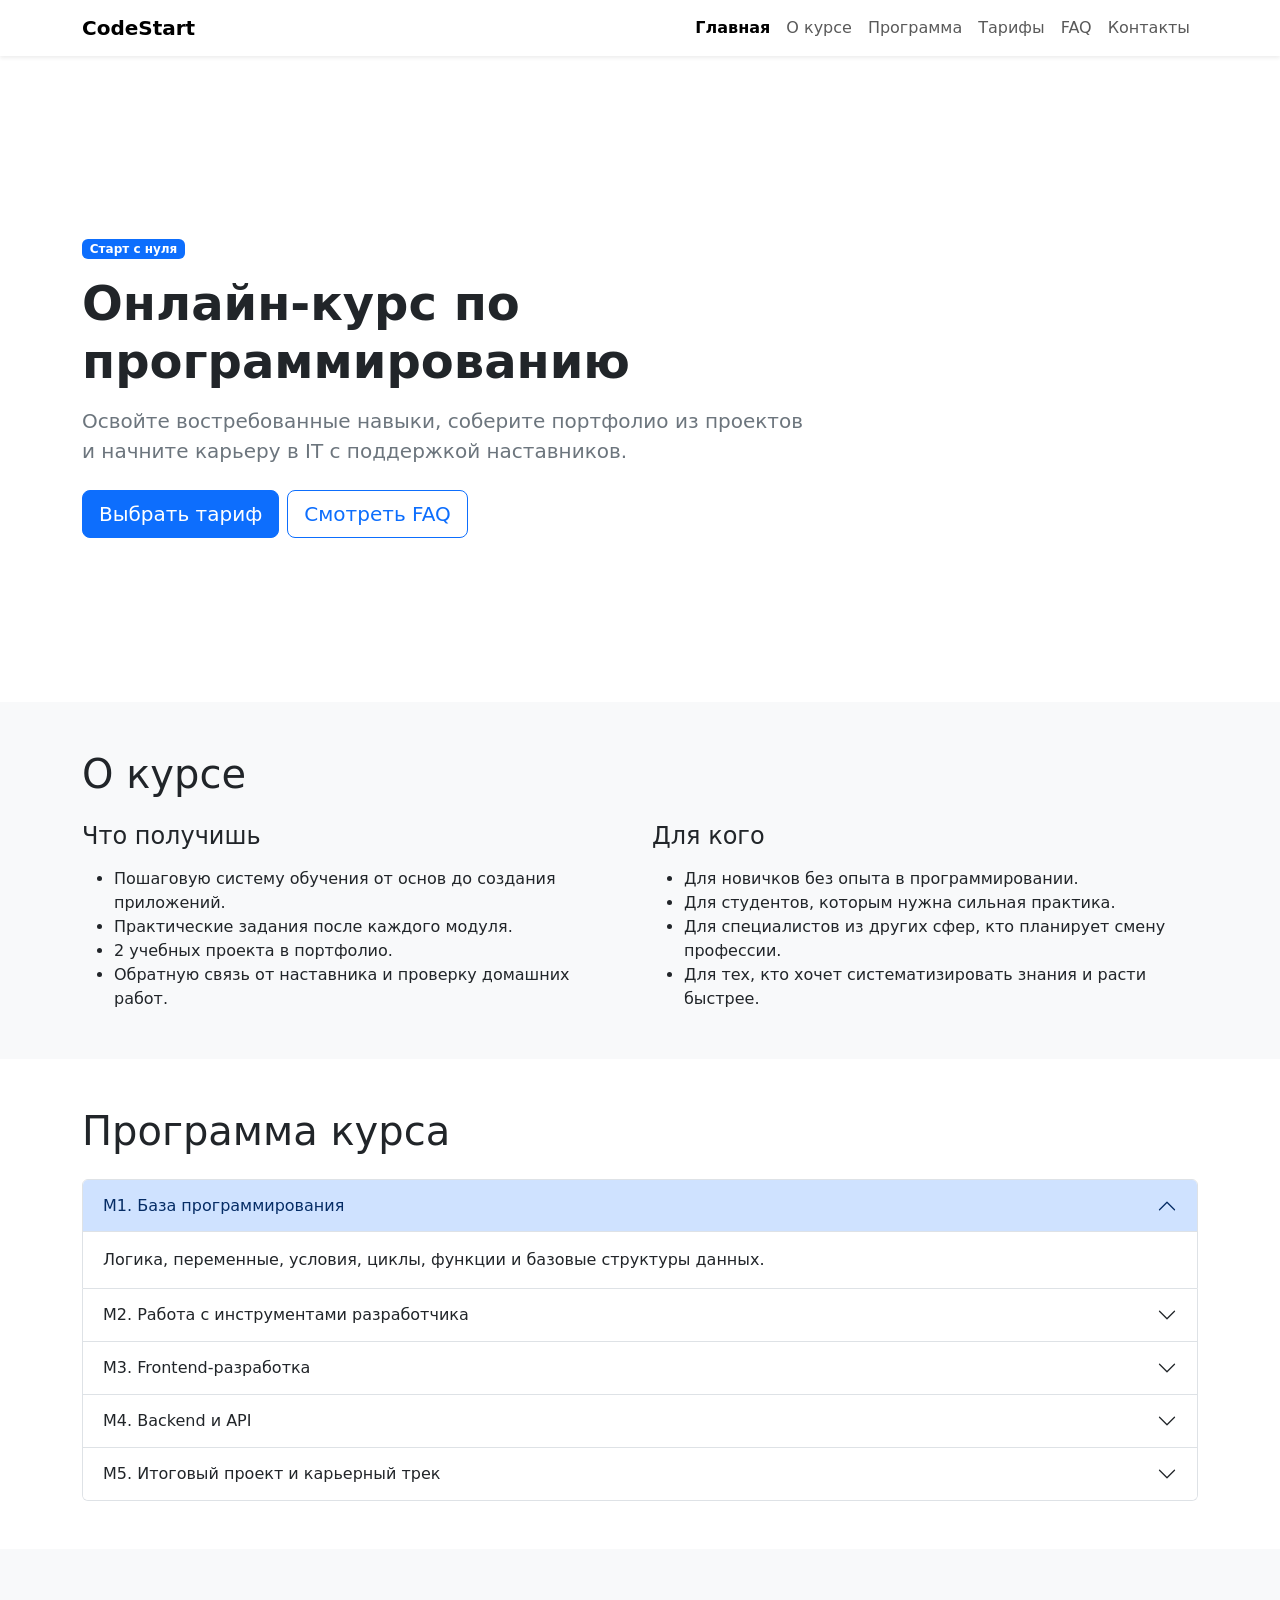
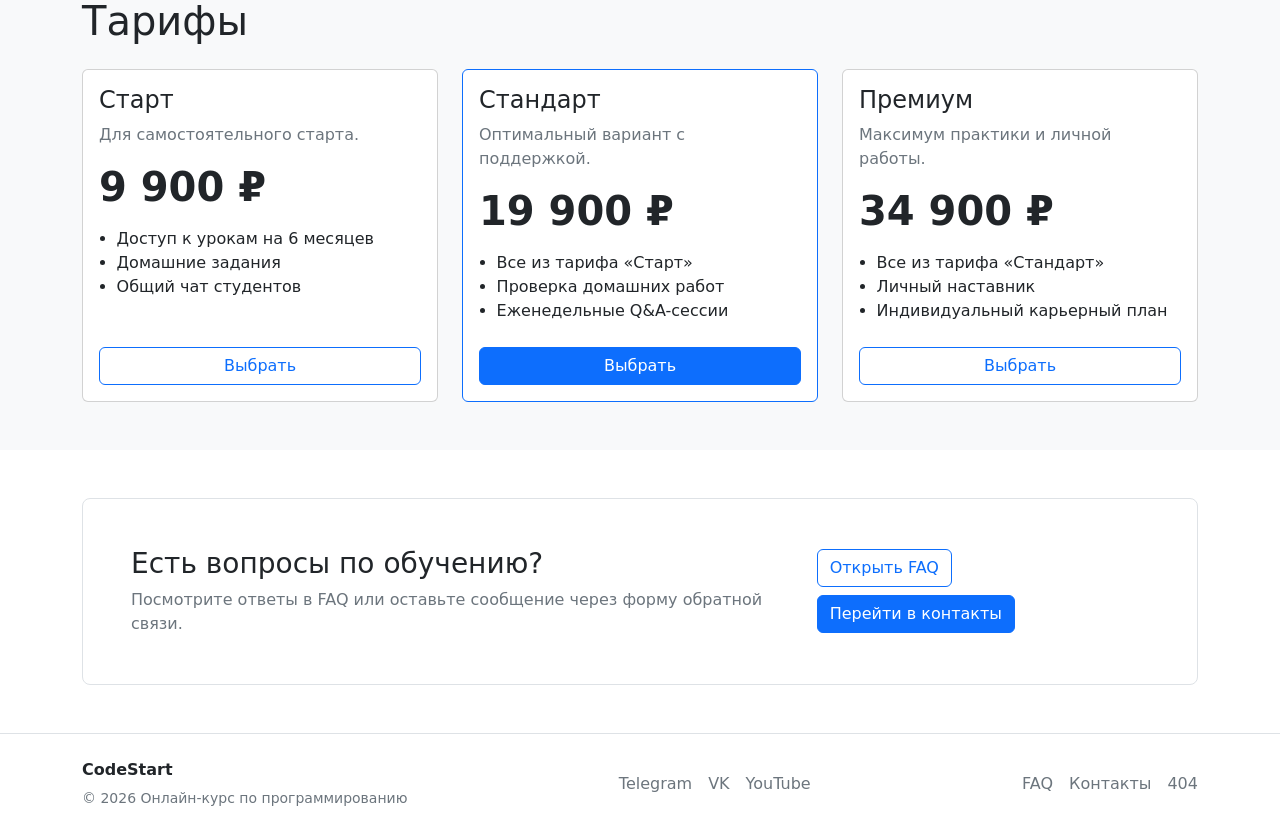
<file: index.html>
﻿<!doctype html>
<html lang="ru">
<head>
  <meta charset="utf-8">
  <meta name="viewport" content="width=device-width, initial-scale=1">
  <meta name="description" content="Онлайн-курс по программированию: обучение с нуля, практика на проектах, поддержка наставника.">
  <title>Главная | CodeStart</title>
  <link href="https://cdn.jsdelivr.net/npm/bootstrap@5.3.3/dist/css/bootstrap.min.css" rel="stylesheet" integrity="sha384-QWTKZyjpPEjISv5WaRU9OFeRpok6YctnYmDr5pNlyT2bRjXh0JMhjY6hW+ALEwIH" crossorigin="anonymous">
  <link rel="stylesheet" href="css/style.css">
</head>
<body>
  <header>
    <nav id="mainNav" class="navbar navbar-expand-lg navbar-light bg-white shadow-sm fixed-top" aria-label="Главная навигация">
      <div class="container">
        <a class="navbar-brand fw-semibold" href="index.html">CodeStart</a>
        <button class="navbar-toggler" type="button" data-bs-toggle="collapse" data-bs-target="#navbarMenu" aria-controls="navbarMenu" aria-expanded="false" aria-label="Открыть или закрыть меню навигации">
          <span class="navbar-toggler-icon"></span>
        </button>
        <div class="collapse navbar-collapse" id="navbarMenu">
          <ul class="navbar-nav ms-auto mb-2 mb-lg-0">
            <li class="nav-item"><a class="nav-link active" aria-current="page" href="index.html">Главная</a></li>
            <li class="nav-item"><a class="nav-link" href="index.html#about">О курсе</a></li>
            <li class="nav-item"><a class="nav-link" href="index.html#program">Программа</a></li>
            <li class="nav-item"><a class="nav-link" href="index.html#pricing">Тарифы</a></li>
            <li class="nav-item"><a class="nav-link" href="faq.html">FAQ</a></li>
            <li class="nav-item"><a class="nav-link" href="contacts.html">Контакты</a></li>
          </ul>
        </div>
      </div>
    </nav>
  </header>

  <main>
    <section id="top" class="hero section-anchor py-5">
      <div class="container py-5">
        <div class="row align-items-center g-4">
          <div class="col-lg-8">
            <span class="badge text-bg-primary mb-3">Старт с нуля</span>
            <h1 class="display-5 fw-bold mb-3">Онлайн-курс по программированию</h1>
            <p class="lead text-secondary mb-4">Освойте востребованные навыки, соберите портфолио из проектов и начните карьеру в IT с поддержкой наставников.</p>
            <div class="d-flex flex-wrap gap-2">
              <a href="#pricing" class="btn btn-primary btn-lg">Выбрать тариф</a>
              <a href="faq.html" class="btn btn-outline-primary btn-lg">Смотреть FAQ</a>
            </div>
          </div>
        </div>
      </div>
    </section>

    <section id="about" class="section-anchor py-5 bg-light">
      <div class="container">
        <h2 class="h1 mb-4">О курсе</h2>
        <div class="row g-4">
          <div class="col-md-6">
            <h3 class="h4 mb-3">Что получишь</h3>
            <ul class="mb-0">
              <li>Пошаговую систему обучения от основ до создания приложений.</li>
              <li>Практические задания после каждого модуля.</li>
              <li>2 учебных проекта в портфолио.</li>
              <li>Обратную связь от наставника и проверку домашних работ.</li>
            </ul>
          </div>
          <div class="col-md-6">
            <h3 class="h4 mb-3">Для кого</h3>
            <ul class="mb-0">
              <li>Для новичков без опыта в программировании.</li>
              <li>Для студентов, которым нужна сильная практика.</li>
              <li>Для специалистов из других сфер, кто планирует смену профессии.</li>
              <li>Для тех, кто хочет систематизировать знания и расти быстрее.</li>
            </ul>
          </div>
        </div>
      </div>
    </section>

    <section id="program" class="section-anchor py-5">
      <div class="container">
        <h2 class="h1 mb-4">Программа курса</h2>
        <div class="accordion" id="programAccordion">
          <div class="accordion-item">
            <h3 class="accordion-header" id="programHeadingOne">
              <button class="accordion-button" type="button" data-bs-toggle="collapse" data-bs-target="#programCollapseOne" aria-expanded="true" aria-controls="programCollapseOne">
                М1. База программирования
              </button>
            </h3>
            <div id="programCollapseOne" class="accordion-collapse collapse show" aria-labelledby="programHeadingOne" data-bs-parent="#programAccordion">
              <div class="accordion-body">Логика, переменные, условия, циклы, функции и базовые структуры данных.</div>
            </div>
          </div>
          <div class="accordion-item">
            <h3 class="accordion-header" id="programHeadingTwo">
              <button class="accordion-button collapsed" type="button" data-bs-toggle="collapse" data-bs-target="#programCollapseTwo" aria-expanded="false" aria-controls="programCollapseTwo">
                М2. Работа с инструментами разработчика
              </button>
            </h3>
            <div id="programCollapseTwo" class="accordion-collapse collapse" aria-labelledby="programHeadingTwo" data-bs-parent="#programAccordion">
              <div class="accordion-body">Git и GitHub, командная строка, отладка, организация проекта и рабочий процесс.</div>
            </div>
          </div>
          <div class="accordion-item">
            <h3 class="accordion-header" id="programHeadingThree">
              <button class="accordion-button collapsed" type="button" data-bs-toggle="collapse" data-bs-target="#programCollapseThree" aria-expanded="false" aria-controls="programCollapseThree">
                М3. Frontend-разработка
              </button>
            </h3>
            <div id="programCollapseThree" class="accordion-collapse collapse" aria-labelledby="programHeadingThree" data-bs-parent="#programAccordion">
              <div class="accordion-body">HTML, CSS, адаптивная верстка и JavaScript для создания интерактивных интерфейсов.</div>
            </div>
          </div>
          <div class="accordion-item">
            <h3 class="accordion-header" id="programHeadingFour">
              <button class="accordion-button collapsed" type="button" data-bs-toggle="collapse" data-bs-target="#programCollapseFour" aria-expanded="false" aria-controls="programCollapseFour">
                М4. Backend и API
              </button>
            </h3>
            <div id="programCollapseFour" class="accordion-collapse collapse" aria-labelledby="programHeadingFour" data-bs-parent="#programAccordion">
              <div class="accordion-body">Основы серверной логики, работа с API, базы данных и обработка запросов.</div>
            </div>
          </div>
          <div class="accordion-item">
            <h3 class="accordion-header" id="programHeadingFive">
              <button class="accordion-button collapsed" type="button" data-bs-toggle="collapse" data-bs-target="#programCollapseFive" aria-expanded="false" aria-controls="programCollapseFive">
                М5. Итоговый проект и карьерный трек
              </button>
            </h3>
            <div id="programCollapseFive" class="accordion-collapse collapse" aria-labelledby="programHeadingFive" data-bs-parent="#programAccordion">
              <div class="accordion-body">Создание финального проекта, оформление портфолио и подготовка к первым собеседованиям.</div>
            </div>
          </div>
        </div>
      </div>
    </section>

    <section id="pricing" class="section-anchor py-5 bg-light">
      <div class="container">
        <h2 class="h1 mb-4">Тарифы</h2>
        <div class="row g-4">
          <div class="col-md-6 col-lg-4">
            <div class="card h-100">
              <div class="card-body d-flex flex-column">
                <h3 class="h4 card-title">Старт</h3>
                <p class="text-secondary">Для самостоятельного старта.</p>
                <p class="display-6 fw-semibold mb-3">9 900 ₽</p>
                <ul class="mb-4">
                  <li>Доступ к урокам на 6 месяцев</li>
                  <li>Домашние задания</li>
                  <li>Общий чат студентов</li>
                </ul>
                <a href="contacts.html" class="btn btn-outline-primary mt-auto">Выбрать</a>
              </div>
            </div>
          </div>
          <div class="col-md-6 col-lg-4">
            <div class="card h-100 border-primary">
              <div class="card-body d-flex flex-column">
                <h3 class="h4 card-title">Стандарт</h3>
                <p class="text-secondary">Оптимальный вариант с поддержкой.</p>
                <p class="display-6 fw-semibold mb-3">19 900 ₽</p>
                <ul class="mb-4">
                  <li>Все из тарифа «Старт»</li>
                  <li>Проверка домашних работ</li>
                  <li>Еженедельные Q&amp;A-сессии</li>
                </ul>
                <a href="contacts.html" class="btn btn-primary mt-auto">Выбрать</a>
              </div>
            </div>
          </div>
          <div class="col-md-6 col-lg-4">
            <div class="card h-100">
              <div class="card-body d-flex flex-column">
                <h3 class="h4 card-title">Премиум</h3>
                <p class="text-secondary">Максимум практики и личной работы.</p>
                <p class="display-6 fw-semibold mb-3">34 900 ₽</p>
                <ul class="mb-4">
                  <li>Все из тарифа «Стандарт»</li>
                  <li>Личный наставник</li>
                  <li>Индивидуальный карьерный план</li>
                </ul>
                <a href="contacts.html" class="btn btn-outline-primary mt-auto">Выбрать</a>
              </div>
            </div>
          </div>
        </div>
      </div>
    </section>

    <section class="py-5">
      <div class="container">
        <div class="p-4 p-lg-5 bg-white border rounded-3 d-flex flex-column flex-lg-row align-items-lg-center justify-content-between gap-3">
          <div>
            <h2 class="h3 mb-2">Есть вопросы по обучению?</h2>
            <p class="text-secondary mb-0">Посмотрите ответы в FAQ или оставьте сообщение через форму обратной связи.</p>
          </div>
          <div class="d-flex flex-wrap gap-2">
            <a class="btn btn-outline-primary" href="faq.html">Открыть FAQ</a>
            <a class="btn btn-primary" href="contacts.html">Перейти в контакты</a>
          </div>
        </div>
      </div>
    </section>
  </main>

  <footer class="py-4 border-top">
    <div class="container d-flex flex-column flex-md-row justify-content-between align-items-start align-items-md-center gap-3">
      <div>
        <p class="mb-1 fw-semibold">CodeStart</p>
        <small class="text-secondary">© 2026 Онлайн-курс по программированию</small>
      </div>
      <div class="d-flex flex-wrap gap-3">
        <a href="https://t.me/codestart_support" target="_blank" rel="noopener noreferrer" class="link-secondary">Telegram</a>
        <a href="https://vk.com" target="_blank" rel="noopener noreferrer" class="link-secondary">VK</a>
        <a href="https://youtube.com" target="_blank" rel="noopener noreferrer" class="link-secondary">YouTube</a>
      </div>
      <div class="d-flex flex-wrap gap-3">
        <a href="faq.html" class="link-secondary">FAQ</a>
        <a href="contacts.html" class="link-secondary">Контакты</a>
        <a href="404.html" class="link-secondary">404</a>
      </div>
    </div>
  </footer>

  <script src="https://cdn.jsdelivr.net/npm/bootstrap@5.3.3/dist/js/bootstrap.bundle.min.js" integrity="sha384-YvpcrYf0tY3lHB60NNkmXc5s9fDVZLESaAA55NDzOxhy9GkcIdslK1eN7N6jIeHz" crossorigin="anonymous"></script>
</body>
</html>
</file>
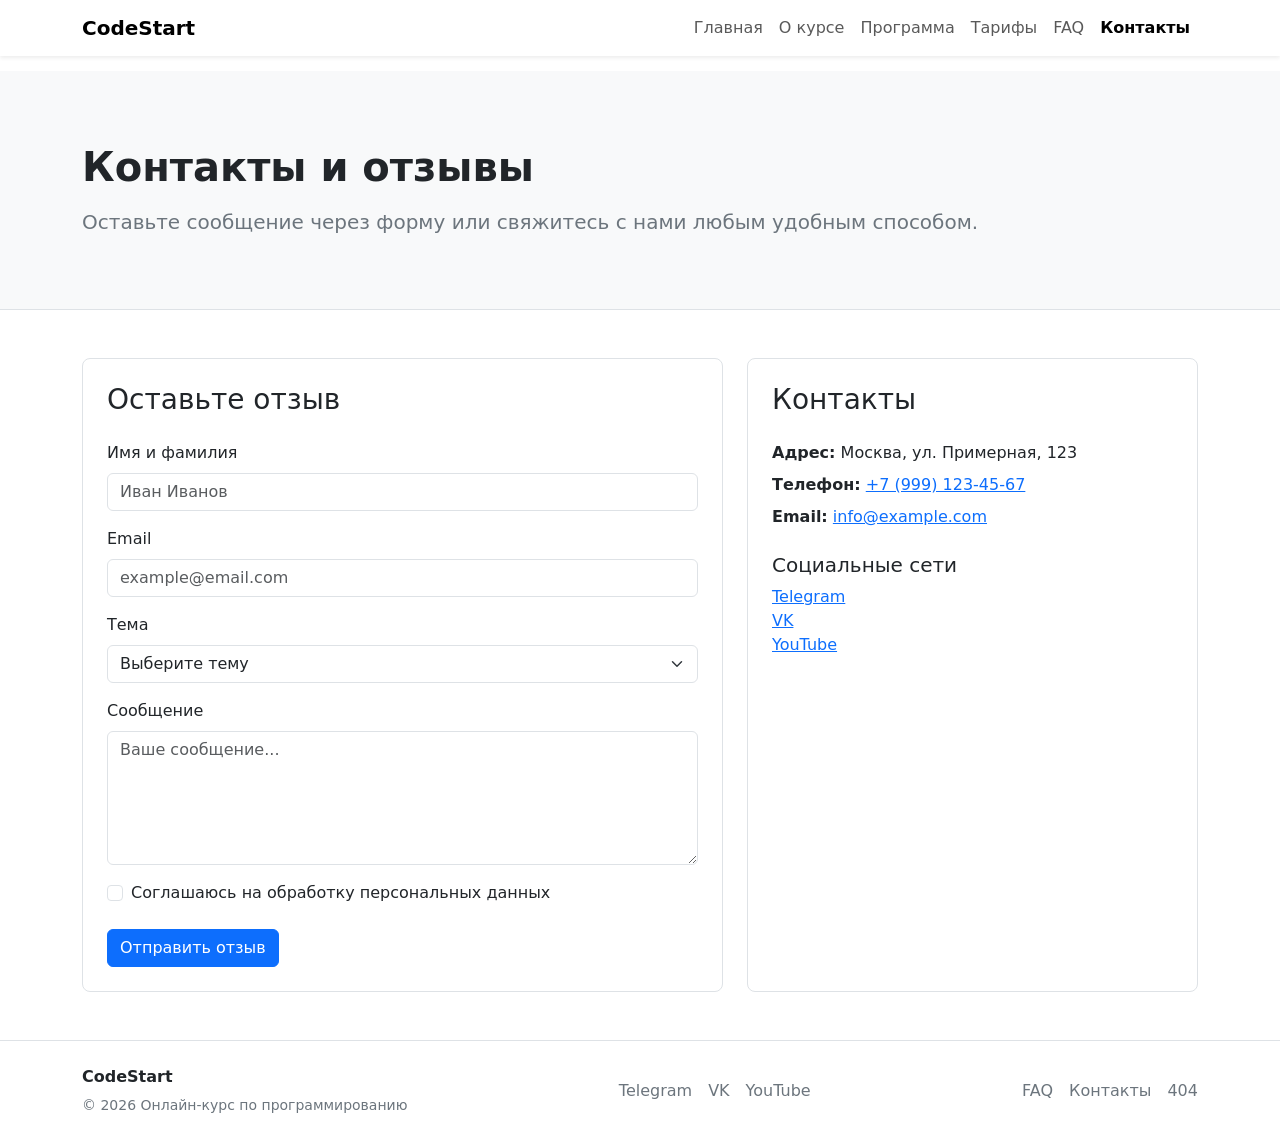
<file: contacts.html>
﻿<!doctype html>
<html lang="ru">
<head>
  <meta charset="utf-8">
  <meta name="viewport" content="width=device-width, initial-scale=1">
  <meta name="description" content="Контакты и форма обратной связи CodeStart.">
  <title>Контакты | CodeStart</title>
  <link href="https://cdn.jsdelivr.net/npm/bootstrap@5.3.3/dist/css/bootstrap.min.css" rel="stylesheet" integrity="sha384-QWTKZyjpPEjISv5WaRU9OFeRpok6YctnYmDr5pNlyT2bRjXh0JMhjY6hW+ALEwIH" crossorigin="anonymous">
  <link rel="stylesheet" href="css/style.css">
</head>
<body>
  <header>
    <nav id="mainNav" class="navbar navbar-expand-lg navbar-light bg-white shadow-sm fixed-top" aria-label="Главная навигация">
      <div class="container">
        <a class="navbar-brand fw-semibold" href="index.html">CodeStart</a>
        <button class="navbar-toggler" type="button" data-bs-toggle="collapse" data-bs-target="#navbarMenu" aria-controls="navbarMenu" aria-expanded="false" aria-label="Открыть или закрыть меню навигации">
          <span class="navbar-toggler-icon"></span>
        </button>
        <div class="collapse navbar-collapse" id="navbarMenu">
          <ul class="navbar-nav ms-auto mb-2 mb-lg-0">
            <li class="nav-item"><a class="nav-link" href="index.html">Главная</a></li>
            <li class="nav-item"><a class="nav-link" href="index.html#about">О курсе</a></li>
            <li class="nav-item"><a class="nav-link" href="index.html#program">Программа</a></li>
            <li class="nav-item"><a class="nav-link" href="index.html#pricing">Тарифы</a></li>
            <li class="nav-item"><a class="nav-link" href="faq.html">FAQ</a></li>
            <li class="nav-item"><a class="nav-link active" aria-current="page" href="contacts.html">Контакты</a></li>
          </ul>
        </div>
      </div>
    </nav>
  </header>

  <main>
    <section class="page-hero py-5 bg-light border-bottom">
      <div class="container py-4">
        <h1 class="display-6 fw-bold mb-3">Контакты и отзывы</h1>
        <p class="lead text-secondary mb-0">Оставьте сообщение через форму или свяжитесь с нами любым удобным способом.</p>
      </div>
    </section>

    <section class="py-5">
      <div class="container">
        <div class="row g-4">
          <div class="col-lg-7">
            <form id="feedbackForm" class="p-4 bg-white border rounded-3" aria-label="Форма обратной связи">
              <h2 class="h3 mb-4">Оставьте отзыв</h2>

              <div class="mb-3">
                <label class="form-label" for="name">Имя и фамилия</label>
                <input class="form-control" id="name" name="name" type="text" placeholder="Иван Иванов" required>
              </div>

              <div class="mb-3">
                <label class="form-label" for="email">Email</label>
                <input class="form-control" id="email" name="email" type="email" placeholder="example@email.com" required>
              </div>

              <div class="mb-3">
                <label class="form-label" for="topic">Тема</label>
                <select class="form-select" id="topic" name="topic" required>
                  <option value="" disabled selected>Выберите тему</option>
                  <option>Предложение</option>
                  <option>Жалоба</option>
                  <option>Вопрос</option>
                  <option>Благодарность</option>
                </select>
              </div>

              <div class="mb-3">
                <label class="form-label" for="message">Сообщение</label>
                <textarea class="form-control" id="message" name="message" rows="5" placeholder="Ваше сообщение..." required></textarea>
              </div>

              <div class="form-check mb-4">
                <input class="form-check-input" type="checkbox" id="agreement" required>
                <label class="form-check-label" for="agreement">Соглашаюсь на обработку персональных данных</label>
              </div>

              <button class="btn btn-primary" type="submit">Отправить отзыв</button>
            </form>
          </div>

          <div class="col-lg-5">
            <div class="p-4 bg-white border rounded-3 h-100">
              <h2 class="h3 mb-4">Контакты</h2>
              <p class="mb-2"><strong>Адрес:</strong> Москва, ул. Примерная, 123</p>
              <p class="mb-2"><strong>Телефон:</strong> <a href="tel:+79991234567">+7 (999) 123-45-67</a></p>
              <p class="mb-3"><strong>Email:</strong> <a href="mailto:info@example.com">info@example.com</a></p>

              <h3 class="h5 mt-4">Социальные сети</h3>
              <ul class="list-unstyled mb-0">
                <li><a href="https://t.me/codestart_support" target="_blank" rel="noopener noreferrer">Telegram</a></li>
                <li><a href="https://vk.com" target="_blank" rel="noopener noreferrer">VK</a></li>
                <li><a href="https://youtube.com" target="_blank" rel="noopener noreferrer">YouTube</a></li>
              </ul>
            </div>
          </div>
        </div>
      </div>
    </section>
  </main>

  <footer class="py-4 border-top">
    <div class="container d-flex flex-column flex-md-row justify-content-between align-items-start align-items-md-center gap-3">
      <div>
        <p class="mb-1 fw-semibold">CodeStart</p>
        <small class="text-secondary">© 2026 Онлайн-курс по программированию</small>
      </div>
      <div class="d-flex flex-wrap gap-3">
        <a href="https://t.me/codestart_support" target="_blank" rel="noopener noreferrer" class="link-secondary">Telegram</a>
        <a href="https://vk.com" target="_blank" rel="noopener noreferrer" class="link-secondary">VK</a>
        <a href="https://youtube.com" target="_blank" rel="noopener noreferrer" class="link-secondary">YouTube</a>
      </div>
      <div class="d-flex flex-wrap gap-3">
        <a href="faq.html" class="link-secondary">FAQ</a>
        <a href="contacts.html" class="link-secondary">Контакты</a>
        <a href="404.html" class="link-secondary">404</a>
      </div>
    </div>
  </footer>

  <script src="scripts/validation.js"></script>
  <script src="scripts/consoleLogger.js"></script>
  <script src="https://cdn.jsdelivr.net/npm/bootstrap@5.3.3/dist/js/bootstrap.bundle.min.js" integrity="sha384-YvpcrYf0tY3lHB60NNkmXc5s9fDVZLESaAA55NDzOxhy9GkcIdslK1eN7N6jIeHz" crossorigin="anonymous"></script>
</body>
</html>
</file>
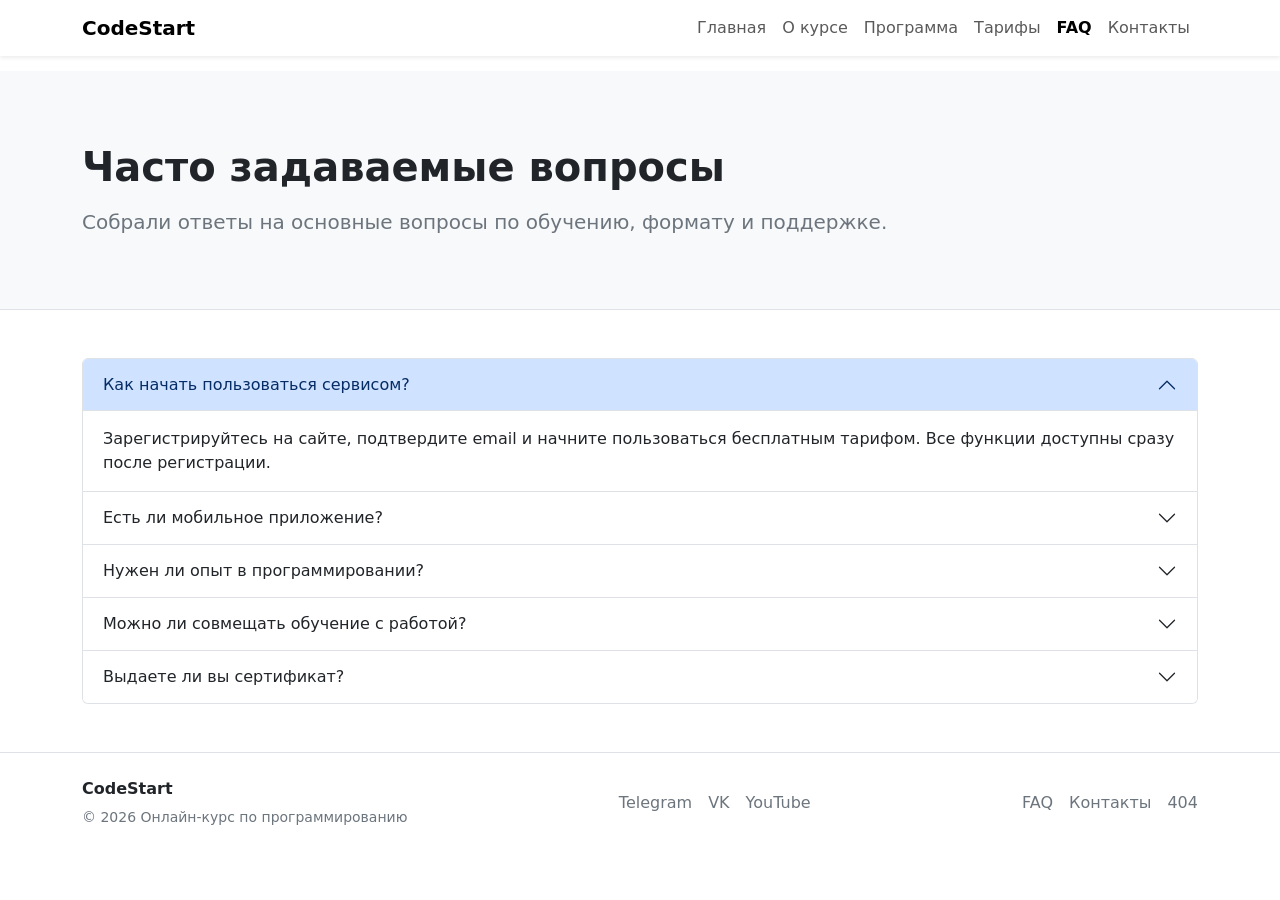
<file: faq.html>
﻿<!doctype html>
<html lang="ru">
<head>
  <meta charset="utf-8">
  <meta name="viewport" content="width=device-width, initial-scale=1">
  <meta name="description" content="Часто задаваемые вопросы о курсе CodeStart.">
  <title>FAQ | CodeStart</title>
  <link href="https://cdn.jsdelivr.net/npm/bootstrap@5.3.3/dist/css/bootstrap.min.css" rel="stylesheet" integrity="sha384-QWTKZyjpPEjISv5WaRU9OFeRpok6YctnYmDr5pNlyT2bRjXh0JMhjY6hW+ALEwIH" crossorigin="anonymous">
  <link rel="stylesheet" href="css/style.css">
</head>
<body>
  <header>
    <nav id="mainNav" class="navbar navbar-expand-lg navbar-light bg-white shadow-sm fixed-top" aria-label="Главная навигация">
      <div class="container">
        <a class="navbar-brand fw-semibold" href="index.html">CodeStart</a>
        <button class="navbar-toggler" type="button" data-bs-toggle="collapse" data-bs-target="#navbarMenu" aria-controls="navbarMenu" aria-expanded="false" aria-label="Открыть или закрыть меню навигации">
          <span class="navbar-toggler-icon"></span>
        </button>
        <div class="collapse navbar-collapse" id="navbarMenu">
          <ul class="navbar-nav ms-auto mb-2 mb-lg-0">
            <li class="nav-item"><a class="nav-link" href="index.html">Главная</a></li>
            <li class="nav-item"><a class="nav-link" href="index.html#about">О курсе</a></li>
            <li class="nav-item"><a class="nav-link" href="index.html#program">Программа</a></li>
            <li class="nav-item"><a class="nav-link" href="index.html#pricing">Тарифы</a></li>
            <li class="nav-item"><a class="nav-link active" aria-current="page" href="faq.html">FAQ</a></li>
            <li class="nav-item"><a class="nav-link" href="contacts.html">Контакты</a></li>
          </ul>
        </div>
      </div>
    </nav>
  </header>

  <main>
    <section class="page-hero py-5 bg-light border-bottom">
      <div class="container py-4">
        <h1 class="display-6 fw-bold mb-3">Часто задаваемые вопросы</h1>
        <p class="lead text-secondary mb-0">Собрали ответы на основные вопросы по обучению, формату и поддержке.</p>
      </div>
    </section>

    <section class="py-5">
      <div class="container">
        <div class="accordion" id="faqAccordion">
          <div class="accordion-item">
            <h2 class="accordion-header" id="faqHeading1">
              <button class="accordion-button" type="button" data-bs-toggle="collapse" data-bs-target="#faq1" aria-expanded="true" aria-controls="faq1">
                Как начать пользоваться сервисом?
              </button>
            </h2>
            <div id="faq1" class="accordion-collapse collapse show" aria-labelledby="faqHeading1" data-bs-parent="#faqAccordion">
              <div class="accordion-body">Зарегистрируйтесь на сайте, подтвердите email и начните пользоваться бесплатным тарифом. Все функции доступны сразу после регистрации.</div>
            </div>
          </div>

          <div class="accordion-item">
            <h2 class="accordion-header" id="faqHeading2">
              <button class="accordion-button collapsed" type="button" data-bs-toggle="collapse" data-bs-target="#faq2" aria-expanded="false" aria-controls="faq2">
                Есть ли мобильное приложение?
              </button>
            </h2>
            <div id="faq2" class="accordion-collapse collapse" aria-labelledby="faqHeading2" data-bs-parent="#faqAccordion">
              <div class="accordion-body">Да, приложение доступно в App Store и Google Play. Все функции синхронизируются между веб-версией и мобильной версией.</div>
            </div>
          </div>

          <div class="accordion-item">
            <h2 class="accordion-header" id="faqHeading3">
              <button class="accordion-button collapsed" type="button" data-bs-toggle="collapse" data-bs-target="#faq3" aria-expanded="false" aria-controls="faq3">
                Нужен ли опыт в программировании?
              </button>
            </h2>
            <div id="faq3" class="accordion-collapse collapse" aria-labelledby="faqHeading3" data-bs-parent="#faqAccordion">
              <div class="accordion-body">Нет, программа рассчитана на обучение с нуля. Вводные модули помогают быстро освоить базу и перейти к практике.</div>
            </div>
          </div>

          <div class="accordion-item">
            <h2 class="accordion-header" id="faqHeading4">
              <button class="accordion-button collapsed" type="button" data-bs-toggle="collapse" data-bs-target="#faq4" aria-expanded="false" aria-controls="faq4">
                Можно ли совмещать обучение с работой?
              </button>
            </h2>
            <div id="faq4" class="accordion-collapse collapse" aria-labelledby="faqHeading4" data-bs-parent="#faqAccordion">
              <div class="accordion-body">Да, материалы доступны в записи, поэтому вы можете учиться в удобное время. Рекомендуем выделять 6-8 часов в неделю.</div>
            </div>
          </div>

          <div class="accordion-item">
            <h2 class="accordion-header" id="faqHeading5">
              <button class="accordion-button collapsed" type="button" data-bs-toggle="collapse" data-bs-target="#faq5" aria-expanded="false" aria-controls="faq5">
                Выдаете ли вы сертификат?
              </button>
            </h2>
            <div id="faq5" class="accordion-collapse collapse" aria-labelledby="faqHeading5" data-bs-parent="#faqAccordion">
              <div class="accordion-body">После успешного завершения итогового проекта вы получаете сертификат о прохождении курса и рекомендации по дальнейшему развитию.</div>
            </div>
          </div>
        </div>
      </div>
    </section>
  </main>

  <footer class="py-4 border-top">
    <div class="container d-flex flex-column flex-md-row justify-content-between align-items-start align-items-md-center gap-3">
      <div>
        <p class="mb-1 fw-semibold">CodeStart</p>
        <small class="text-secondary">© 2026 Онлайн-курс по программированию</small>
      </div>
      <div class="d-flex flex-wrap gap-3">
        <a href="https://t.me/codestart_support" target="_blank" rel="noopener noreferrer" class="link-secondary">Telegram</a>
        <a href="https://vk.com" target="_blank" rel="noopener noreferrer" class="link-secondary">VK</a>
        <a href="https://youtube.com" target="_blank" rel="noopener noreferrer" class="link-secondary">YouTube</a>
      </div>
      <div class="d-flex flex-wrap gap-3">
        <a href="faq.html" class="link-secondary">FAQ</a>
        <a href="contacts.html" class="link-secondary">Контакты</a>
        <a href="404.html" class="link-secondary">404</a>
      </div>
    </div>
  </footer>

  <script src="https://cdn.jsdelivr.net/npm/bootstrap@5.3.3/dist/js/bootstrap.bundle.min.js" integrity="sha384-YvpcrYf0tY3lHB60NNkmXc5s9fDVZLESaAA55NDzOxhy9GkcIdslK1eN7N6jIeHz" crossorigin="anonymous"></script>
</body>
</html>
</file>
<file: css/style.css>
﻿html {
  scroll-behavior: smooth;
}

body {
  padding-top: 72px;
}

.section-anchor {
  scroll-margin-top: 88px;
}

.hero {
  min-height: 70vh;
  display: flex;
  align-items: center;
}

.page-hero {
  margin-top: -1px;
}

.card ul {
  padding-left: 1.1rem;
}

.navbar .nav-link.active {
  font-weight: 600;
}

footer a {
  text-decoration: none;
}

footer a:hover,
footer a:focus {
  text-decoration: underline;
}

.error-page {
  min-height: 100vh;
  padding-top: 0;
  background: linear-gradient(180deg, #f8f9fa 0%, #ffffff 100%);
}

.error-code {
  line-height: 1;
  font-size: clamp(4rem, 16vw, 9rem);
}

.error-text {
  max-width: 640px;
}
</file>
